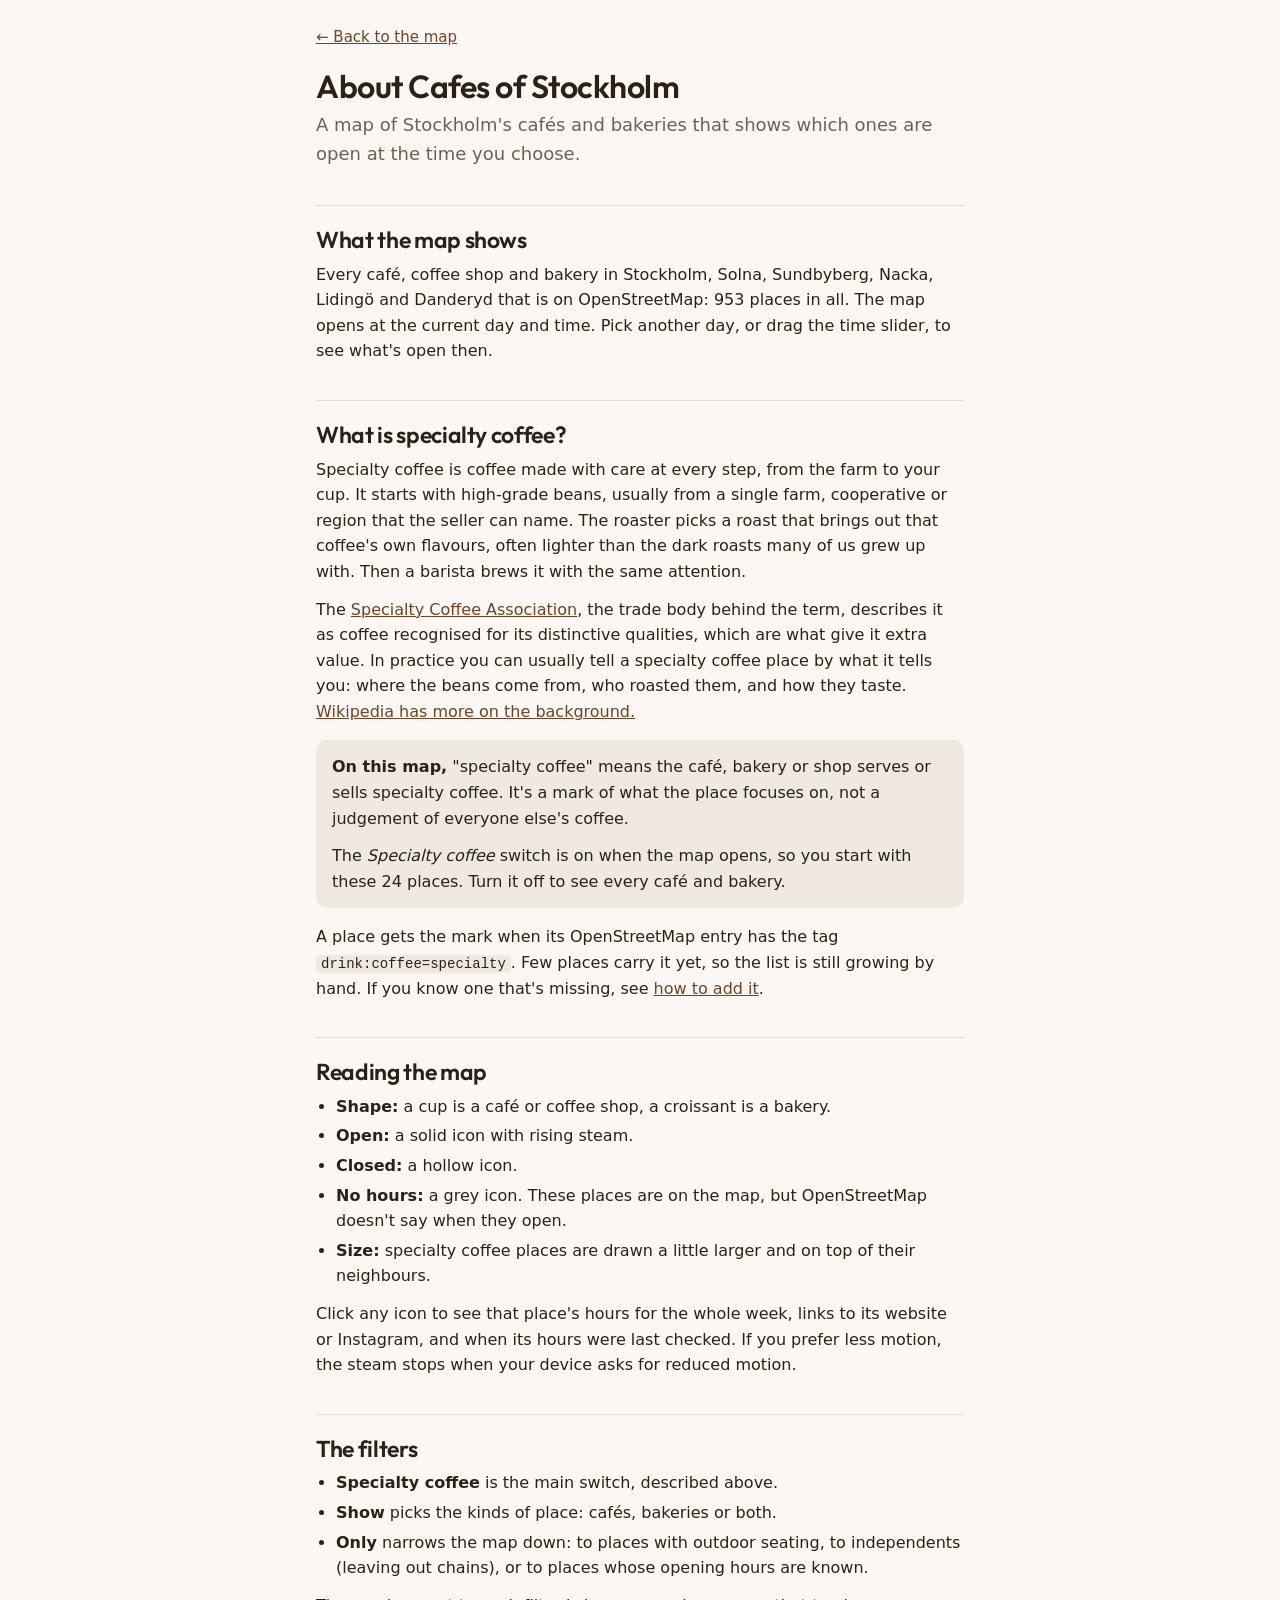
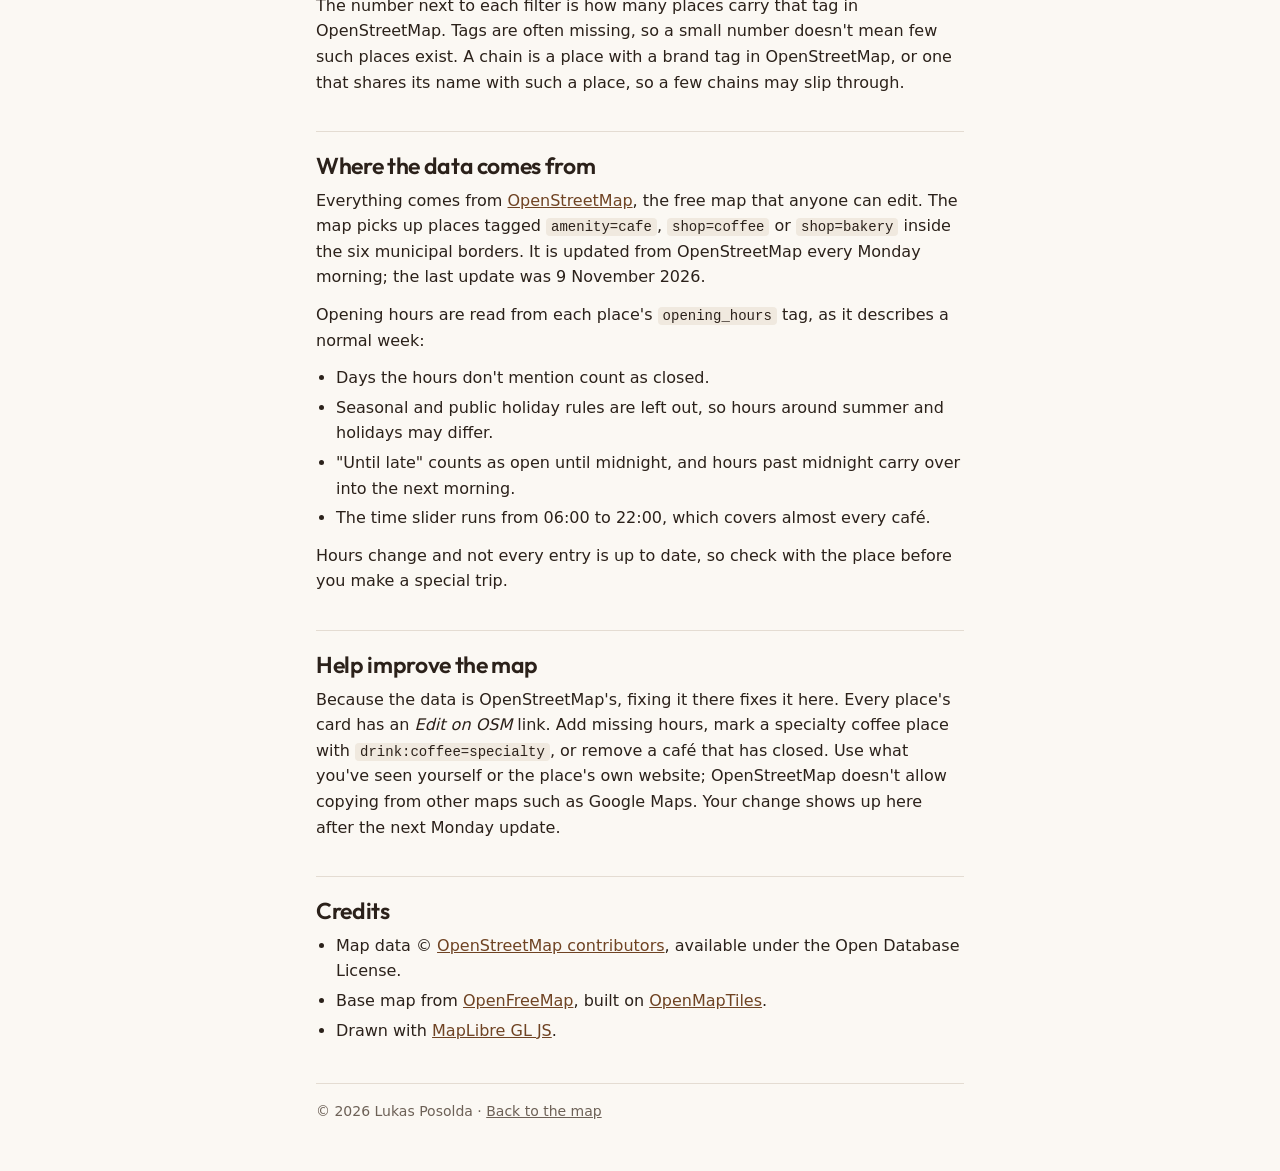
<file: about.html>
<!doctype html>
<html lang="en">
<head>
<meta charset="utf-8">
<meta name="viewport" content="width=device-width, initial-scale=1">
<title>About · Cafes of Stockholm</title>
<meta name="description" content="How the Cafes of Stockholm map works: what specialty coffee means, how opening hours are read, and where the data comes from.">
<link rel="icon" href="data:image/svg+xml,%3Csvg xmlns='http://www.w3.org/2000/svg' viewBox='0 0 32 32'%3E%3Cpath fill='%236f4323' d='M5 9h18v9a7 7 0 0 1-7 7h-4a7 7 0 0 1-7-7zM23 11h2a4 4 0 0 1 0 8h-2v-2.500h2a1.500 1.500 0 0 0 0-3h-2z'/%3E%3C/svg%3E">
<link rel="preconnect" href="https://fonts.googleapis.com">
<link rel="preconnect" href="https://fonts.gstatic.com" crossorigin>
<link rel="stylesheet" href="https://fonts.googleapis.com/css2?family=Outfit:wght@500;600&display=swap">
<style>
  :root { color-scheme: light; --paper: #fbf8f3; --ink: #2b211a; --muted: #6d6157; --line: #e4dcd2; --coffee: #6f4323; --accent: #c8501a; }
  * { box-sizing: border-box; }
  html { background: var(--paper); }
  body { margin: 0; color: var(--ink); background: var(--paper); font: 16px/1.6 system-ui, -apple-system, "Segoe UI", Roboto, sans-serif; }
  main { max-width: 680px; margin: 0 auto; padding: 24px 16px 48px; }
  .back { display: inline-block; margin-bottom: 18px; color: var(--coffee); font-size: 15px; }
  h1, h2 { font-family: "Outfit", system-ui, sans-serif; font-weight: 600; line-height: 1.2; letter-spacing: -0.015em; }
  h1 { margin: 0 0 6px; font-size: 32px; }
  .lead { margin: 0 0 8px; color: var(--muted); font-size: 18px; }
  h2 { margin: 36px 0 8px; padding-top: 20px; border-top: 1px solid var(--line); font-size: 23px; }
  p, ul { margin: 0 0 12px; }
  ul { padding-left: 20px; }
  li { margin-bottom: 4px; }
  a { color: var(--coffee); }
  code { padding: 1px 5px; border-radius: 4px; background: #f0e9df; font-size: 14px; overflow-wrap: anywhere; }
  .callout { margin: 16px 0; padding: 14px 16px; border-radius: 10px; background: #f0e9df; }
  .callout p:last-child { margin-bottom: 0; }
  footer { margin-top: 40px; padding-top: 16px; border-top: 1px solid var(--line); color: var(--muted); font-size: 14px; }
  footer a { color: inherit; }
  :focus-visible { outline: 2px solid var(--accent); outline-offset: 2px; }
</style>
</head>
<body>
<main>
  <a class="back" href="./">← Back to the map</a>
  <h1>About Cafes of Stockholm</h1>
  <p class="lead">A map of Stockholm's cafés and bakeries that shows which ones are open at the time you choose.</p>

  <h2>What the map shows</h2>
  <p>Every café, coffee shop and bakery in Stockholm, Solna, Sundbyberg, Nacka, Lidingö and Danderyd that is on OpenStreetMap: <span data-fill="total">about 950</span> places in all. The map opens at the current day and time. Pick another day, or drag the time slider, to see what's open then.</p>

  <h2 id="specialty">What is specialty coffee?</h2>
  <p>Specialty coffee is coffee made with care at every step, from the farm to your cup. It starts with high-grade beans, usually from a single farm, cooperative or region that the seller can name. The roaster picks a roast that brings out that coffee's own flavours, often lighter than the dark roasts many of us grew up with. Then a barista brews it with the same attention.</p>
  <p>The <a href="https://sca.coffee/" target="_blank" rel="noopener">Specialty Coffee Association</a>, the trade body behind the term, describes it as coffee recognised for its distinctive qualities, which are what give it extra value. In practice you can usually tell a specialty coffee place by what it tells you: where the beans come from, who roasted them, and how they taste. <a href="https://en.wikipedia.org/wiki/Specialty_coffee" target="_blank" rel="noopener">Wikipedia has more on the background.</a></p>
  <div class="callout">
    <p><strong>On this map,</strong> "specialty coffee" means the café, bakery or shop serves or sells specialty coffee. It's a mark of what the place focuses on, not a judgement of everyone else's coffee.</p>
    <p>The <em>Specialty coffee</em> switch is on when the map opens, so you start with these <span data-fill="specialty">places</span>. Turn it off to see every café and bakery.</p>
  </div>
  <p>A place gets the mark when its OpenStreetMap entry has the tag <code>drink:coffee=specialty</code>. Few places carry it yet, so the list is still growing by hand. If you know one that's missing, see <a href="#improve">how to add it</a>.</p>

  <h2>Reading the map</h2>
  <ul>
    <li><strong>Shape:</strong> a cup is a café or coffee shop, a croissant is a bakery.</li>
    <li><strong>Open:</strong> a solid icon with rising steam.</li>
    <li><strong>Closed:</strong> a hollow icon.</li>
    <li><strong>No hours:</strong> a grey icon. These places are on the map, but OpenStreetMap doesn't say when they open.</li>
    <li><strong>Size:</strong> specialty coffee places are drawn a little larger and on top of their neighbours.</li>
  </ul>
  <p>Click any icon to see that place's hours for the whole week, links to its website or Instagram, and when its hours were last checked. If you prefer less motion, the steam stops when your device asks for reduced motion.</p>

  <h2>The filters</h2>
  <ul>
    <li><strong>Specialty coffee</strong> is the main switch, described above.</li>
    <li><strong>Show</strong> picks the kinds of place: cafés, bakeries or both.</li>
    <li><strong>Only</strong> narrows the map down: to places with outdoor seating, to independents (leaving out chains), or to places whose opening hours are known.</li>
  </ul>
  <p>The number next to each filter is how many places carry that tag in OpenStreetMap. Tags are often missing, so a small number doesn't mean few such places exist. A chain is a place with a brand tag in OpenStreetMap, or one that shares its name with such a place, so a few chains may slip through.</p>

  <h2>Where the data comes from</h2>
  <p>Everything comes from <a href="https://www.openstreetmap.org/" target="_blank" rel="noopener">OpenStreetMap</a>, the free map that anyone can edit. The map picks up places tagged <code>amenity=cafe</code>, <code>shop=coffee</code> or <code>shop=bakery</code> inside the six municipal borders. It is updated from OpenStreetMap every Monday morning; the last update was <span data-fill="updated">recently</span>.</p>
  <p>Opening hours are read from each place's <code>opening_hours</code> tag, as it describes a normal week:</p>
  <ul>
    <li>Days the hours don't mention count as closed.</li>
    <li>Seasonal and public holiday rules are left out, so hours around summer and holidays may differ.</li>
    <li>"Until late" counts as open until midnight, and hours past midnight carry over into the next morning.</li>
    <li>The time slider runs from 06:00 to 22:00, which covers almost every café.</li>
  </ul>
  <p>Hours change and not every entry is up to date, so check with the place before you make a special trip.</p>

  <h2 id="improve">Help improve the map</h2>
  <p>Because the data is OpenStreetMap's, fixing it there fixes it here. Every place's card has an <em>Edit on OSM</em> link. Add missing hours, mark a specialty coffee place with <code>drink:coffee=specialty</code>, or remove a café that has closed. Use what you've seen yourself or the place's own website; OpenStreetMap doesn't allow copying from other maps such as Google Maps. Your change shows up here after the next Monday update.</p>

  <h2>Credits</h2>
  <ul>
    <li>Map data © <a href="https://www.openstreetmap.org/copyright" target="_blank" rel="noopener">OpenStreetMap contributors</a>, available under the Open Database License.</li>
    <li>Base map from <a href="https://openfreemap.org/" target="_blank" rel="noopener">OpenFreeMap</a>, built on <a href="https://openmaptiles.org/" target="_blank" rel="noopener">OpenMapTiles</a>.</li>
    <li>Drawn with <a href="https://maplibre.org/" target="_blank" rel="noopener">MapLibre GL JS</a>.</li>
  </ul>

  <footer>© 2026 Lukas Posolda · <a href="./">Back to the map</a></footer>
</main>
<script>
  // Fill in the live numbers and update date; the page reads fine without them.
  fetch("data/cafes.json").then((r) => (r.ok ? r.json() : Promise.reject(r.status))).then((data) => {
    const fill = (key, text) => document.querySelectorAll(`[data-fill="${key}"]`).forEach((n) => { n.textContent = text; });
    fill("total", data.places.length);
    fill("specialty", `${data.places.filter((p) => p.specialty).length} places`);
    fill("updated", new Date(data.osm_timestamp).toLocaleDateString("en-GB", { day: "numeric", month: "long", year: "numeric", timeZone: "Europe/Stockholm" }));
  }).catch(() => {});
</script>
</body>
</html>
</file>
